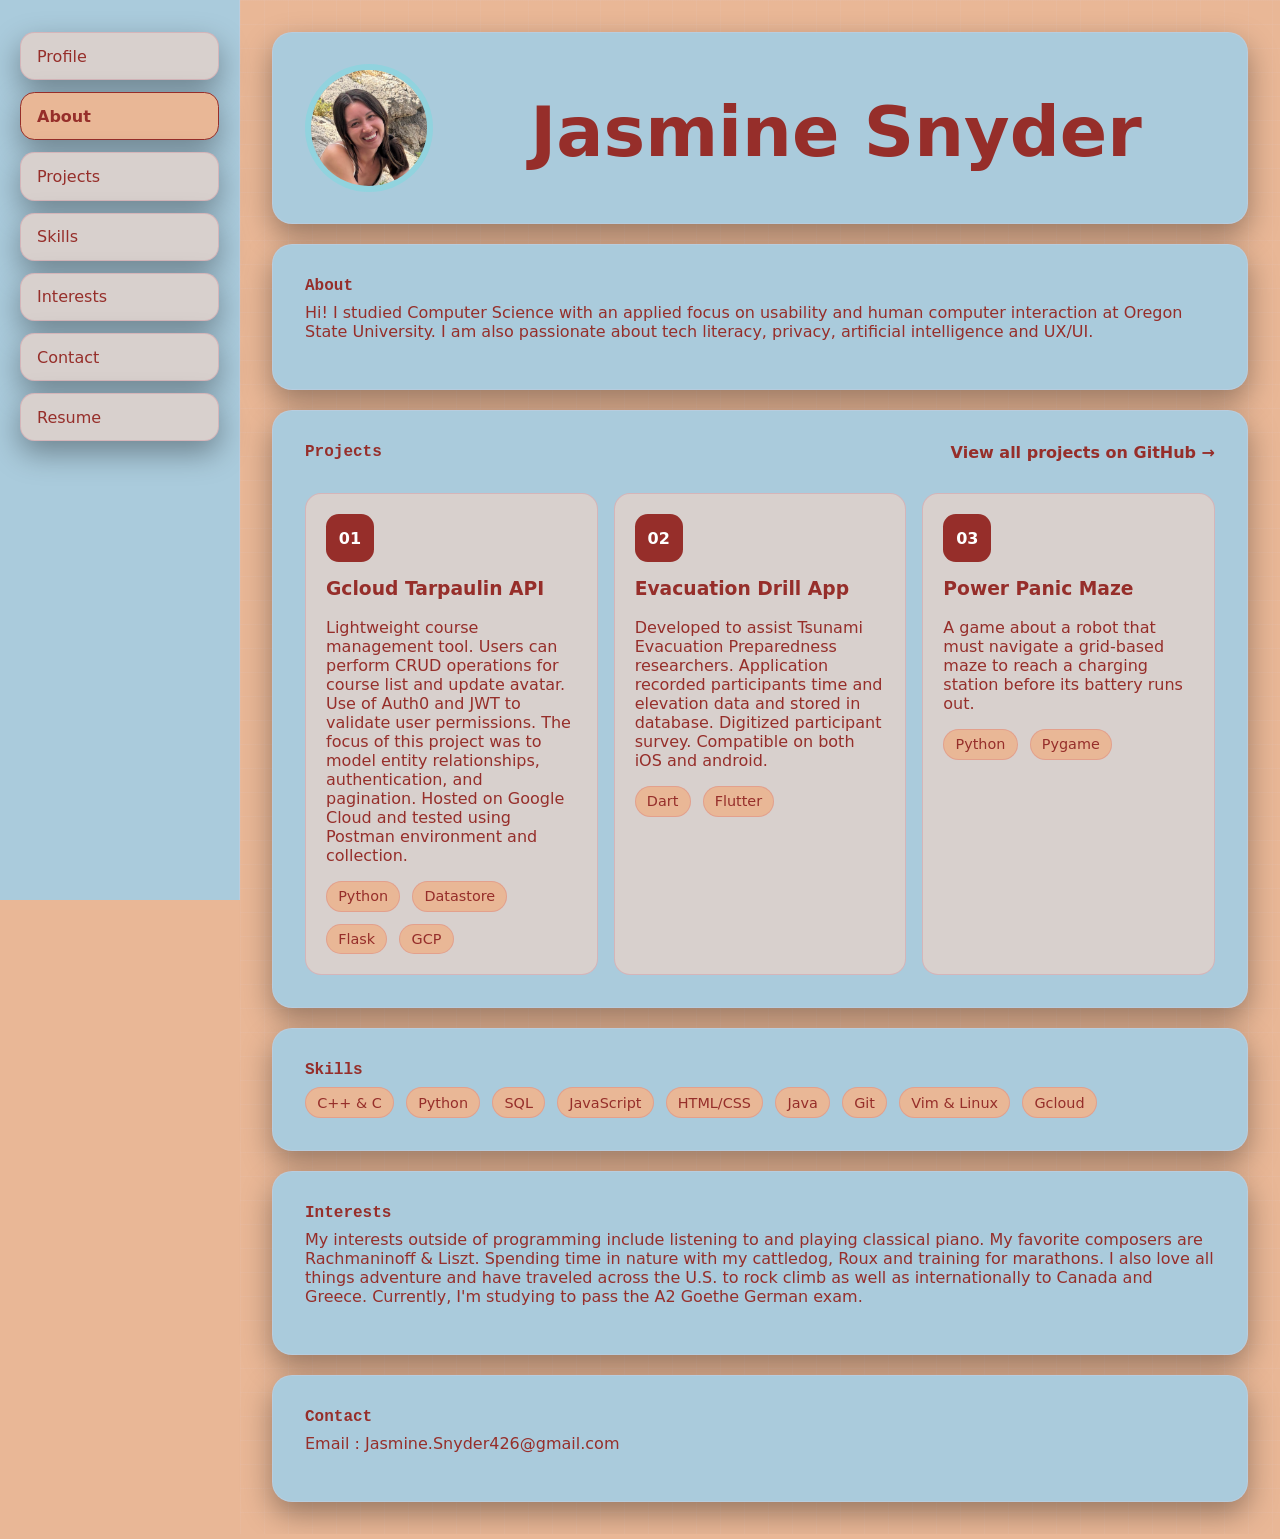
<file: index.html>
<!DOCTYPE html>
<html lang="en">
<head>
    <meta charset="utf-8">
    <meta name="viewport" content="width=device-width, initial-scale=1">

    <title>Jasmine Snyder | Portfolio</title>

    <meta name="author" content="Jasmine Snyder">

    <!-- Short summary for search engines and link preview tools, etc. -->
    <meta
        name="description"
        content="Computer Science portfolio for Jasmine Snyder, featuring projects, skills, goals, and professional development."
    >

    <!-- Allows web crawlers/search engines to index this page & follow its links. -->
    <meta name="robots" content="index, follow">

    <!-- Controls how much referrer information gets sent when someone clicks a
         link from the portfolio to another site. -->
    <meta name="referrer" content="strict-origin-when-cross-origin">

    <!-- Theme related properties -->
    <meta name="theme-color" content="#356fd6">
    <meta name="color-scheme" content="light dark">

    <!-- Social link previews
    These control how the page looks when shared on places like Discord,
    Facebook, LinkedIn, Slack, iMessage, etc.
    -->
    <!--
    <meta property="og:type" content="website">
    <meta property="og:title" content="Jasmine Snyder | Computer Science Portfolio">
    <meta
        property="og:description"
        content="A digital notebook-style portfolio featuring projects, skills, goals, and professional development."
    >
    <meta property="og:image" content="assets/social-preview.png">

    <meta name="twitter:card" content="summary_large_image">
    <meta name="twitter:title" content="Jasmine Snyder | Computer Science Portfolio">
    <meta
        name="twitter:description"
        content="A digital notebook-style portfolio featuring projects, skills, goals, and professional development."
    >
    <meta name="twitter:image" content="assets/social-preview.png">
    -->

    <!-- Icons -->
    <link rel="icon" href="assets/favicon.svg" type="image/svg+xml">
    <link rel="apple-touch-icon" href="assets/apple-touch-icon.png">

    <!-- Styles -->
    <link rel="stylesheet" href="css/styles.css">

    <!-- Scripts -->
    <script src="js/main.js" defer></script>
</head>
<body>
    <div class="site-shell">
        <aside class="sidebar">

            <nav class="sidebar-nav" aria-label="Portfolio navigation">
                <a class="nav-link active" href="#profile" aria-current="true">Profile</a>
                <a class="nav-link" href="#about">About</a>
                <a class="nav-link" href="#projects">Projects</a>
                <a class="nav-link" href="#skills">Skills</a>
                <a class="nav-link" href="#goals">Interests</a>
                <a class="nav-link" href="#contact">Contact</a>
                <a class="nav-link" href="assets/J_Sny_Resume.pdf" target="_blank" rel="noopener noreferrer">Resume</a>
            </nav>

        </aside>

        <main class="main-content">
            <section id="profile" class="section hero-section">
                <!-- Profile Picture -->
                <div class="profile-photo">
                    <img
                        src="assets/me.jpg"
                        alt="Jasmine Snyder"
                        width="20"
                        height="20" 
                        >
                </div>

                <!-- Short Bio -->
                <div class="hero-copy">
                    <p class="eyebrow"></p>
                    <h1>Jasmine Snyder</h1>

                    <!--<div class="button-row">
                        <a class="button primary" href="#projects">View Projects</a>
                        <a class="button secondary" href="#contact">Contact Me</a>
                    </div>-->
                </div>
            </section>

            <section id="about" class="section">
                <p class="eyebrow">About</p>
                <p>
                    Hi! I studied Computer Science with an applied focus on usability and
                    human computer interaction at Oregon State University. I am also passionate
                    about tech literacy, privacy, artificial intelligence and UX/UI.
                </p>
            </section>

            <section id="projects" class="section">
                <div class="section-header">
                    <div>
                        <p class="eyebrow">Projects</p>
                        
                    </div>

                    <a class="text-link" href="https://github.com/jasbot01" target="_blank">View all projects on GitHub →</a>
                </div>

                <div class="project-grid">
                    <article class="project-card">
                        <div class="project-icon">01</div>
                        <a class="text-link" href="https://github.com/jasbot01/gcloud-course-registration/tree/main" target="_blank"><h3>Gcloud Tarpaulin API</h3></a>
                        <p>Lightweight course management tool.
                            Users can perform CRUD operations for course list and update avatar.
                            Use of Auth0 and JWT to validate user permissions.
                            The focus of this project was to model entity relationships, authentication, and pagination.
                            Hosted on Google Cloud and tested using Postman environment and collection.</p>

                        <div class="tag-row">
                            <span>Python</span>
                            <span>Datastore</span>
                            <span>Flask</span>
                            <span>GCP</span>
                        </div>
                    </article>

                    <article class="project-card">
                        <div class="project-icon">02</div>
                        <a class="text-link" href="https://github.com/jasbot01/evacuation-drill-app" target="_blank"><h3>Evacuation Drill App</h3></a>
                        <p>Developed to assist Tsunami Evacuation Preparedness researchers.
                        Application recorded participants time and elevation data and stored in database.
                        Digitized participant survey. Compatible on both iOS and android.     
                    </p>

                        <div class="tag-row">
                            <span>Dart</span>
                            <span>Flutter</span>
                        </div>
                    </article>

                    <article class="project-card">
                        <div class="project-icon">03</div>
                        <a class="text-link" href="https://github.com/jasbot01/maze-game" target="_blank"><h3>Power Panic Maze</h3></a>
                        <p>A game about a robot that must navigate a grid-based maze to reach a charging station before its battery runs out. 
                        </p>

                        <div class="tag-row">
                            <span>Python</span>
                            <span>Pygame</span>
                        </div>
                    </article>
                </div>
            </section>

            <section id="skills" class="section">
                <p class="eyebrow">Skills</p>

                <div class="skill-list">
                    <span>C++ & C</span> 
                    <span>Python</span>
                    <span>SQL</span>
                    <span>JavaScript</span>
                    <span>HTML/CSS</span>
                    <span>Java</span>
                    <span>Git</span>
                    <span>Vim & Linux</span>
                    <span>Gcloud</span>
                </div>
            </section>

            <section id="goals" class="section">
                <p class="eyebrow">Interests</p>

                <p>My interests outside of programming include listening to and playing classical piano.
                    My favorite composers are Rachmaninoff & Liszt.
                    Spending time in nature with my cattledog, Roux and training for marathons.
                    I also love all things adventure and have traveled across the U.S. to rock climb
                    as well as internationally to Canada and Greece. Currently, I'm studying to pass the A2 Goethe German exam.
                </p>    
            </section>

            <section id="contact" class="section">
                <p class="eyebrow">Contact</p>
                <p>Email : Jasmine.Snyder426@gmail.com<br></p>
            </section>
        </main>
    </div>
</body>
</html>
</file>
<file: css/styles.css>
:root {
  /* Base */
  --bg: #E9B796;
  --paper: #D8D0CD;
  --paper-soft: #aacbdc;

  /* Navigation / Layout */
  --sidebar-bg: #aacbdc;
  --chip-bg: #E9B796;
  --nav-hover: #E9B796;
  --note-bg: rgba(0, 255, 234, 0.15);

  /* Typography */
  --ink: #962E2A;
  --muted: #8f2626;

  /* Brand Colors */
  --accent: #962E2A;
  --accent-bg: #C7395F;
  --accent-text: #E2BAE6;

  /* Secondary Accent */
  --teal-bg: #962E2A;
  --gold: #ff0000;

  /* Borders & Effects */
  --line: rgba(199, 57, 95, 0.18);
  --line-strong: rgba(222, 212, 232, 0.25);
  --grid-line: rgba(222, 212, 232, 0.08);

  --shadow: 0 12px 30px rgba(0, 0, 0, 0.35);

  color-scheme: light;
}



* {
    box-sizing: border-box;
}

html {
    scroll-behavior: smooth;
}

body {
    margin: 0;
    color: var(--ink);
    background: var(--bg);
    font-family: system-ui, -apple-system, BlinkMacSystemFont, "Segoe UI", sans-serif;
}



.site-shell {
    display: grid;
    grid-template-columns: 15rem 1fr;
    min-height: 100vh;
}

.sidebar {
    position: sticky;
    top: 0;
    height: 100vh;
    padding: 2rem 1.25rem;
    border-right: 1px solid var(--line-strong);
    background: var(--sidebar-bg);
}

.theme-toggle {
    width: 100%;
    margin-bottom: 1rem;
    padding: 0.75rem 1rem;
    border: 1px solid var(--line);
    border-radius: 0.8rem;
    color: var(--ink);
    background: var(--paper);
    font: inherit;
    font-weight: 300;
    cursor: pointer;
    box-shadow: var(--shadow);
}

.theme-toggle:hover {
    border-color: var(--accent);
    background: var(--nav-hover);
}

.site-logo {
    display: flex;
    align-items: center;
    gap: 0.75rem;
    margin-bottom: 2rem;
    color: var(--ink);
    font-weight: 300;
    text-decoration: none;
}

.logo-mark {
    display: grid;
    width: 2.75rem;
    height: 2.75rem;
    place-items: center;
    border-radius: 0.85rem;
    color: var(--accent-text);
    background: var(--accent-bg);
}

.sidebar-nav {
    display: grid;
    gap: 0.75rem;
}

.nav-link {
    padding: 0.85rem 1rem;
    border: 1px solid var(--line);
    border-radius: 0.9rem;
    color: var(--ink);
    background: var(--paper);
    text-decoration: none;
    box-shadow: var(--shadow);
    transition: transform 160ms ease, background 160ms ease, border-color 160ms ease;
}

.nav-link:hover {
    transform: translateX(0.25rem);
    border-color: var(--accent);
    background: var(--nav-hover);
}

.nav-link.active {
    color: var(--accent);
    border-color: var(--accent);
    background: var(--nav-hover);
    font-weight: 600;
}

.sidebar-note {
    margin-top: 3rem;
    padding: 1rem;
    rotate: -2deg;
    border-radius: 0.35rem;
    color: var(--ink);
    background: var(--note-bg);
    box-shadow: var(--shadow);
    line-height: 1.7;
}

.main-content {
    display: grid;
    gap: 1.25rem;
    padding: 2rem;
    background-color: var(--bg);
    background-image:
        linear-gradient(var(--grid-line) 1px, transparent 1px),
        linear-gradient(90deg, var(--grid-line) 1px, transparent 1px);
    background-size: 24px 24px;
}

.section {
    scroll-margin-top: 2rem;
    padding: 2rem;
    border: 1px solid var(--line-strong);
    border-radius: 1.25rem;
    color: var(--ink);
    background: var(--paper-soft);
    box-shadow: var(--shadow);
}

.hero-section {
    display: grid;
    grid-template-columns: 8rem 1fr;
    align-items: center;
    gap: 1.5rem;
    min-height: 12rem;
    padding: 1.5rem 2rem;
}

.profile-photo {
    width: 8rem;
    aspect-ratio: 1;
    padding: 0.4rem;
    border-radius: 50%;
    background: var(--note-bg);
}

.profile-photo img {
    display: block;
    width: 100%;
    height: 100%;
    object-fit: cover;
    border-radius: inherit;
}

.eyebrow {
    margin: 0 0 0.5rem;
    color: var(--accent);
    font-family: ui-monospace, SFMono-Regular, Menlo, Consolas, monospace;
    font-weight: 700;
}

h1,
h2,
h3,
p {
    margin-top: 0;
}

h1 {
    margin-bottom: 0.5rem;
    /*font-size: clamp(2rem, 5vw, 4rem);*/
    font-size: 70px; 
    line-height: 1;
    margin: 0 auto;
    text-align: center;
}

h2 {
    margin-bottom: 1rem;
    font-size: clamp(1.75rem, 3vw, 2.5rem);
}

.button-row,
.tag-row,
.skill-list {
    display: flex;
    flex-wrap: wrap;
    gap: 0.75rem;
}

.button {
    display: inline-flex;
    align-items: center;
    justify-content: center;
    min-height: 2.75rem;
    padding: 0 1rem;
    border-radius: 0.75rem;
    font-weight: 700;
    text-decoration: none;
}

.button.primary {
    color: var(--accent-text);
    background: var(--accent-bg);
}

.button.secondary {
    color: var(--accent);
    border: 1px solid var(--accent);
    background: transparent;
}

.section-header {
    display: flex;
    align-items: start;
    justify-content: space-between;
    gap: 1rem;
    margin-bottom: 1.5rem;
}

.text-link {
    color: var(--accent);
    font-weight: 700;
    text-decoration: none;
}

.project-grid {
    display: grid;
    grid-template-columns: repeat(3, 1fr);
    gap: 1rem;
}

.project-card {
    padding: 1.25rem;
    border: 1px solid var(--line);
    border-radius: 1rem;
    color: var(--ink);
    background: var(--paper);
}

.project-icon {
    display: grid;
    width: 3rem;
    height: 3rem;
    margin-bottom: 1rem;
    place-items: center;
    border-radius: 0.8rem;
    color: #ffffff;
    background: var(--teal-bg);
    font-weight: 800;
}

.tag-row span,
.skill-list span {
    padding: 0.4rem 0.7rem;
    border: 1px solid var(--line);
    border-radius: 999px;
    color: var(--ink);
    background: var(--chip-bg);
    font-size: 0.9rem;
}

.goal-list {
    padding-left: 1.25rem;
}

@media (max-width: 900px) {
    .site-shell {
        grid-template-columns: 1fr;
    }

    .sidebar {
        position: static;
        height: auto;
    }

    .sidebar-nav {
        display: flex;
        overflow-x: auto;
        padding-bottom: 0.5rem;
    }

    .nav-link {
        min-width: max-content;
    }

    .main-content {
        padding: 1rem;
    }

    .hero-section,
    .project-grid {
        grid-template-columns: 1fr;
    }

    .profile-photo {
        width: 9rem;
    }
}
</file>
